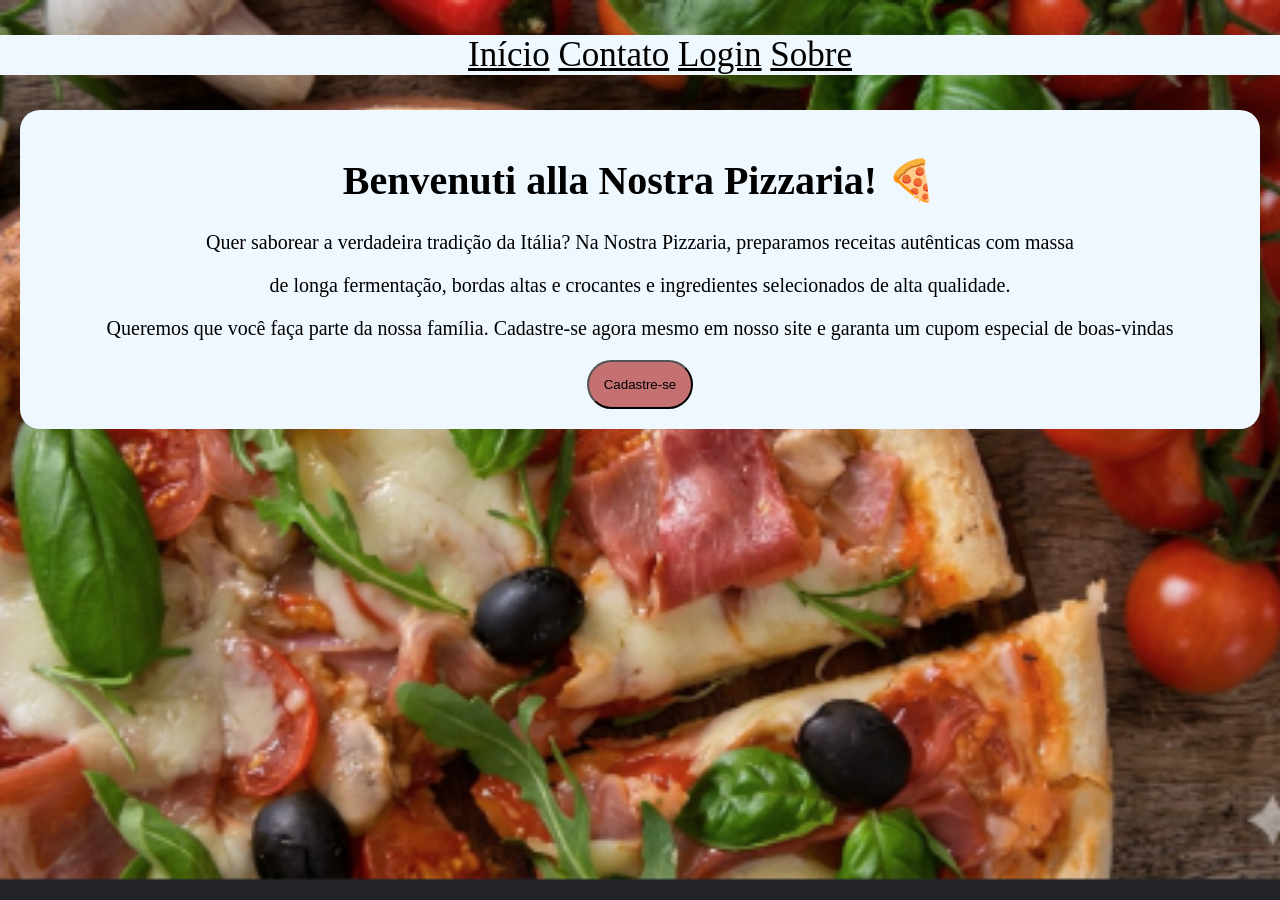
<file: index.html>
<!DOCTYPE html>
<html lang="pt-br">
<head>
    <meta charset="UTF-8">
    <meta name="viewport" content="width=device-width, initial-scale=1.0">
    <meta name="Marina e Estevão" content="autor">
    <title>Nostra Pizza</title>
    <link rel="stylesheet" href="style.css">
</head> 
<body>
    <header>
        <menu>
            <nav>
                <a href="index.html">Início</a>
                <a href="#" id="menuContato">Contato</a>
                <a href="login.html">Login</a>
                <a href="#" id="menuSobre">Sobre</a>
            </nav>
        </menu>
    </header>
    <main>
        <div class="texto-principal">
            <h1>Benvenuti alla Nostra Pizzaria! 🍕</h1>
                <p>Quer saborear a verdadeira tradição da Itália? Na Nostra Pizzaria, preparamos receitas autênticas com massa</p>
                <p>de longa fermentação, bordas altas e crocantes e ingredientes selecionados de alta qualidade.</p>
                <p>Queremos que você faça parte da nossa família. Cadastre-se agora mesmo em nosso site e garanta um cupom especial de boas-vindas</p>
                <button  class="btn-cadastro" onclick="window.location.href='cadastro.html'">Cadastre-se</button>
        </div>
        <!--contato-->
        <div class="sub-menu" id="sub-contato">
            <h2>CONTATO</h2>
                <ul>
                    <li>Telefone</li>
                    <li>Email</li>
                </ul>
        </div>  
         <!--sobre-->
        <div class="sub-menu" id="sub-sobre">
            <h2>SOBRE</h2>
                <ul>
                    <li>Empresa</li>
                    <li>Cliente</li>
                </ul>
        </div>  

    </main>
    <footer>

    </footer>
    <script src="script.js"></script>
</body>
</html>
</file>
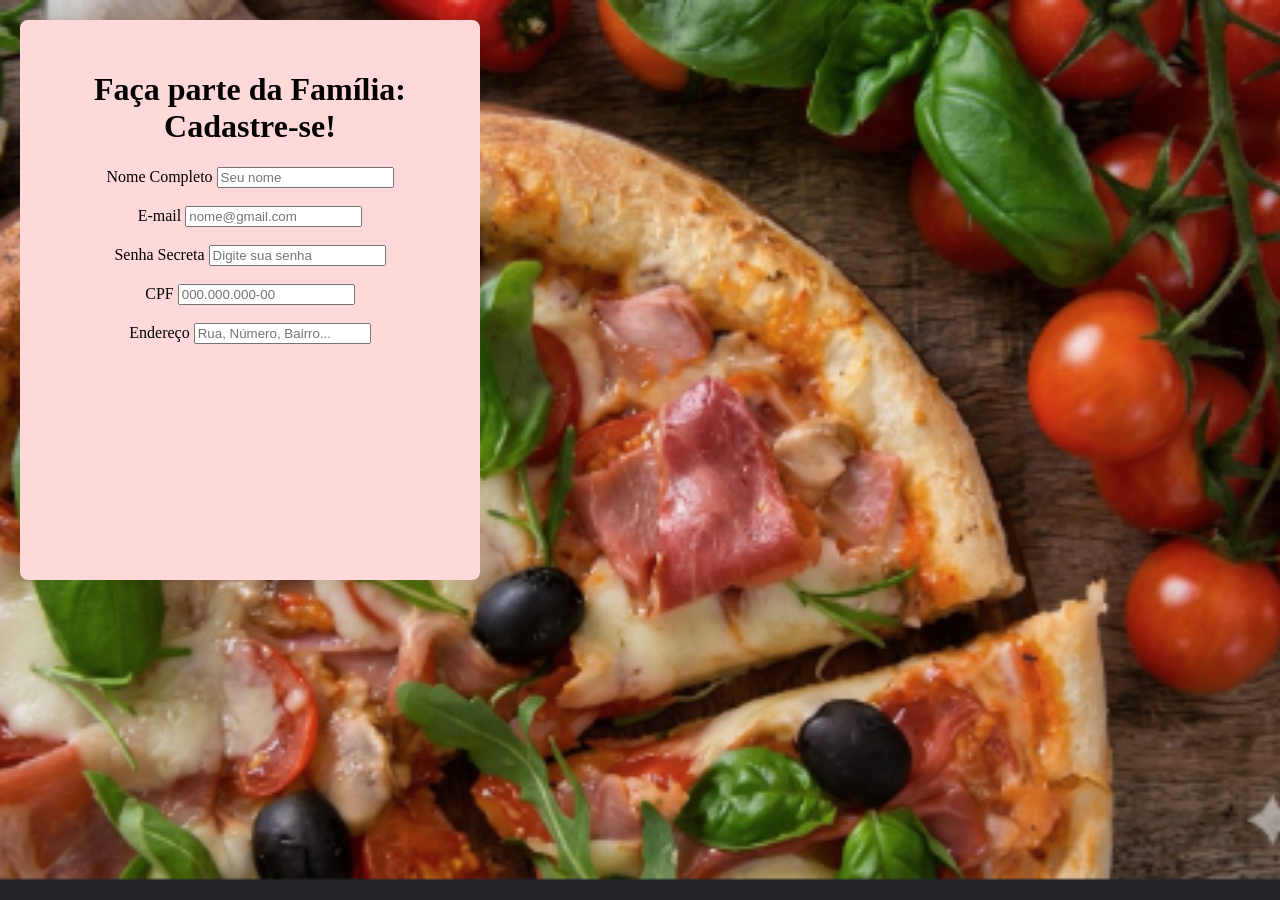
<file: cadastro.html>
<!DOCTYPE html>
<html lang="en">
<head> 
    <meta charset="UTF-8">
    <meta name="viewport" content="width=device-width, initial-scale=1.0">
    <title>Cadastro da Nostro Pizzaria</title>
    <link rel="stylesheet" href="style.css">
</head>
<body> 
    <header class="cadastro">
        
    </header>
    <main>
         <form id="meuFormulario">
            <h1>Faça parte da Família: Cadastre-se!</h1>
               <!-- 1. campo Nome--> 
                <div class="cadastro">
                    <label for="nome">Nome Completo</label>
                    <input type="text" id="nome" placeholder="Seu nome" required>
                </div><br>

               <!-- 2. campo E-mail--> 
                <div class="cadastro">
                    <label for="email">E-mail</label>
                    <input type="email" id="email" placeholder="nome@gmail.com" required>
                </div><br>

               <!-- 3. campo Senha--> 
                <div class="cadastro">
                    <label for="senha">Senha Secreta</label>
                    <input type="password" id="senha" placeholder="Digite sua senha" required>
                </div><br>
               <!-- 4. campo CPF--> 
                <div class="cadastro">
                    <label for="cpf">CPF</label>
                    <input type="text" id="cpf" placeholder="000.000.000-00" maxlength="14" required>
                </div><br>
               <!-- 5. campo Endereço--> 
                <div class="cadastro">
                    <label for="endereco">Endereço</label>
                    <input type="text" id="endereco" placeholder="Rua, Número, Bairro..." required>
                </div><br>
    </main>
    <footer>
        
    </footer>
    <script src="script.js"></script>
</body>
</html>
</file>
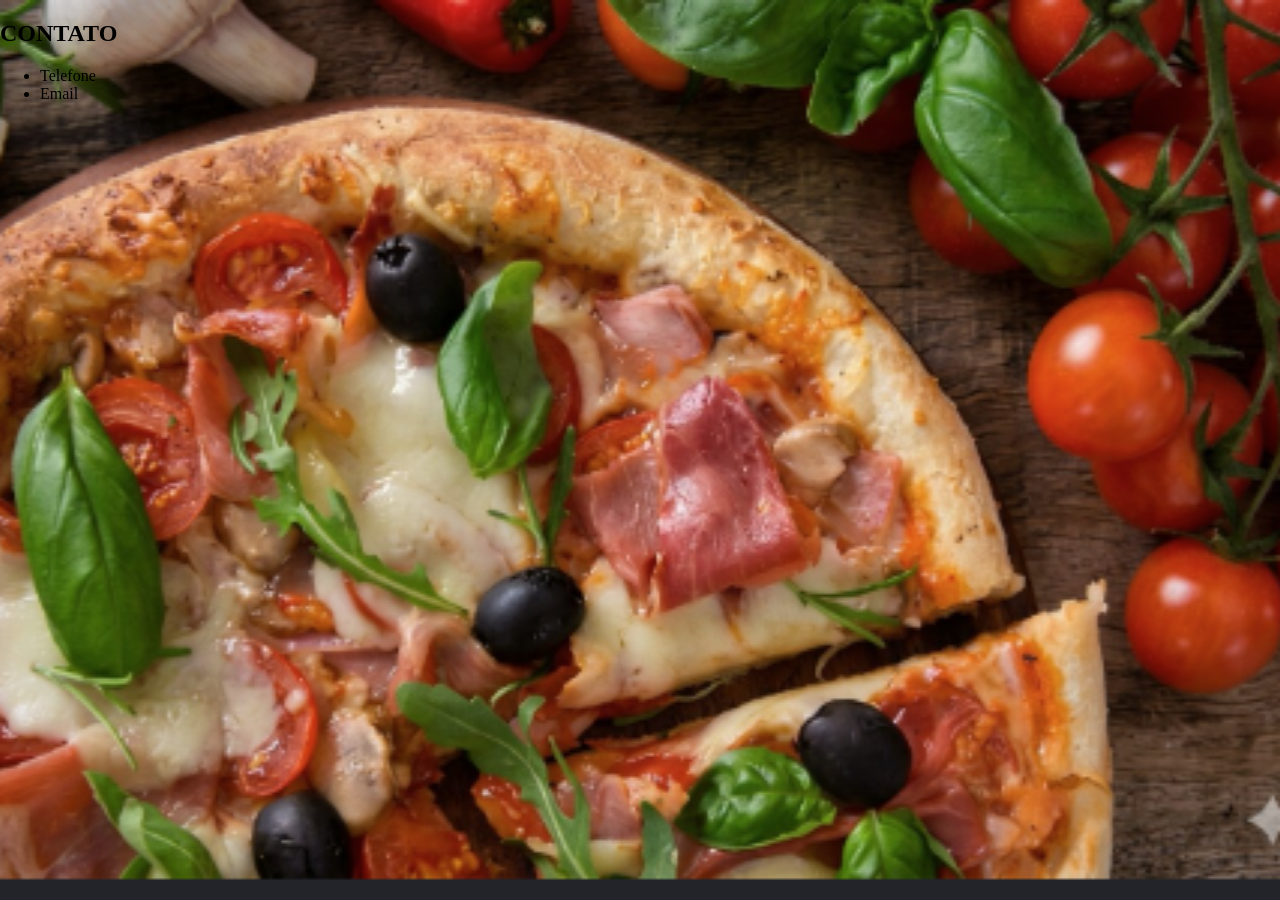
<file: contato.html>
<!DOCTYPE html>
<html lang="en">
<head>
    <meta charset="UTF-8">
    <meta name="viewport" content="width=device-width, initial-scale=1.0">
    <title>Contato</title>
    <link rel="stylesheet" href="style.css">
</head>
<body> 
    <header>
            <form class="classe-contato"></form>
    </header>
    <main>
        <h2>CONTATO</h2>
                <ul>
                    <li>Telefone</li>
                    <li>Email</li>
                </ul>
        </div> 
    </main>
    <footer>

    </footer>
    <script src="script.js"></script>
</body>
</html>
</file>
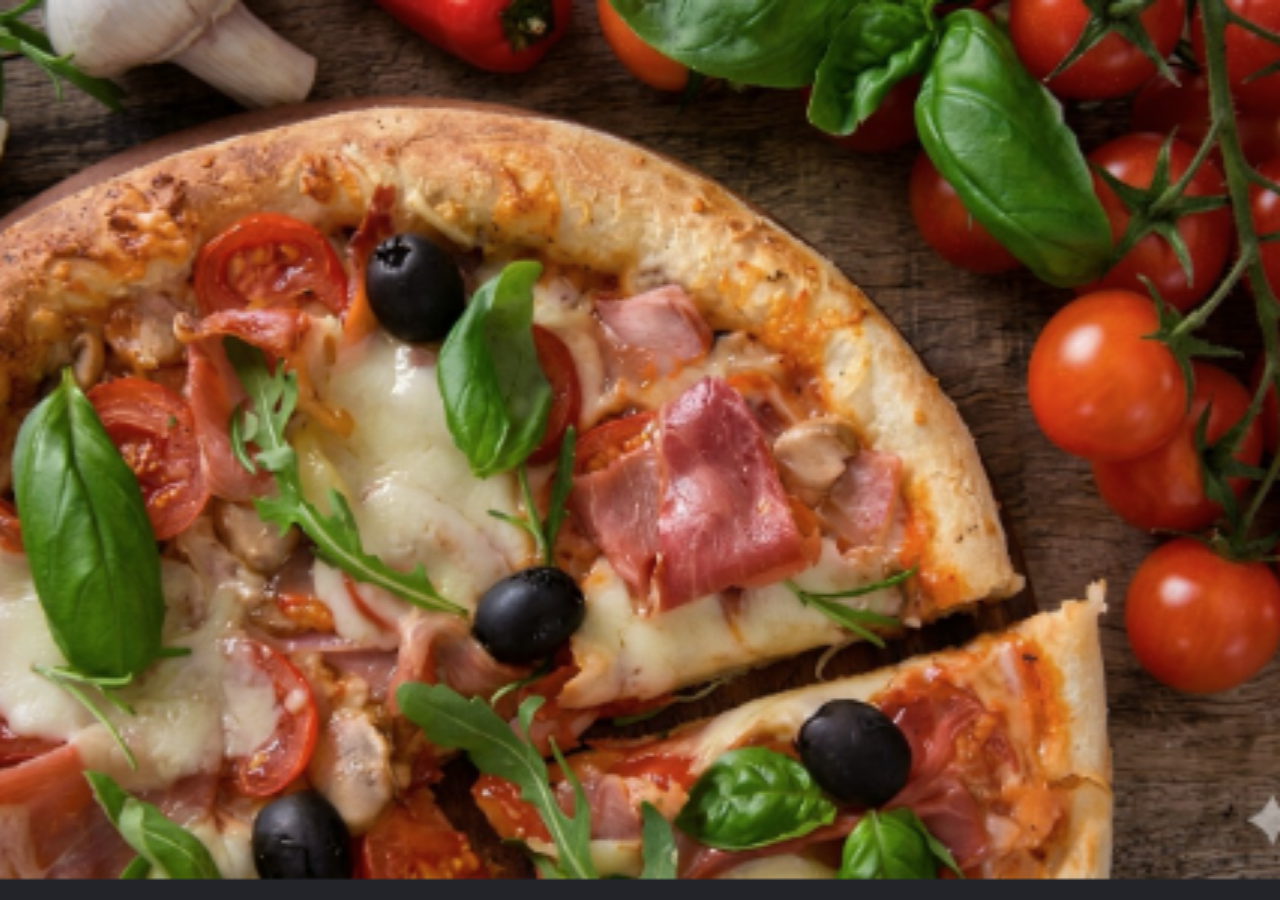
<file: sobre.html>
<!DOCTYPE html>
<html lang="en">
<head>
    <meta charset="UTF-8">
    <meta name="viewport" content="width=device-width, initial-scale=1.0">
    <title>Document</title>
    <link rel="stylesheet" href="style.css">
</head>
<body>
    <header>

    </header>
    <main>
        
            
        </form>
    </main>
    <footer>

    </footer>
    <script src="script.js"></script>
</body>
</html>
</file>
<file: style.css>
body {
    background-image: url(pizariafundo.png);
    background-repeat: no-repeat;
    background-attachment: fixed;
    background-position: center;
    background-size: cover;
    margin: 0;
    padding: 0;
    min-height: 100px;
     background-size: cover; 
}

/*Header*/
header, a {
    background-color: aliceblue;
    color: #000000;
    text-align: center;
    font-size: 35px;
    font-family: Cambria, Cochin, Georgia, Times, 'Times New Roman', serif;
    border: 0px;
}

.sub-menu {
    list-style: none;
    left: -290px;
    padding: 20px;
    width: 250px;
    height: auto;
    background-color: aliceblue;
    position: fixed;
    display: flex; 
    flex-direction: column;
    top: 60px;
    transition: left 0.3s ease;
}

.sub-menu.active {
    left: 0px;
   
}
.texto-principal {
    text-align: center;
    font-size: 20px;
    font-family: Cambria, Cochin, Georgia, Times, 'Times New Roman', serif;
    background-color: aliceblue;
    padding: 20px;
    margin: 20px;
    border-radius: 20px;
}

.btn-cadastro {
    padding: 15px;
    border-radius: 200px;
    background-color: #c57171;
}
.btn-cadastro:hover {
    background-color: #633d3d;
    color: aliceblue;
    translate:  solid 3.0px;
}

#meuFormulario {
    background-color: #ffd9d9;
    text-align: 20px;
    text-align: center;
    padding: 30px;
    border-radius: 8px;
    max-width: 400px;
    margin: 20px;
    width: 500px;
    height: 500px;
}
</file>
